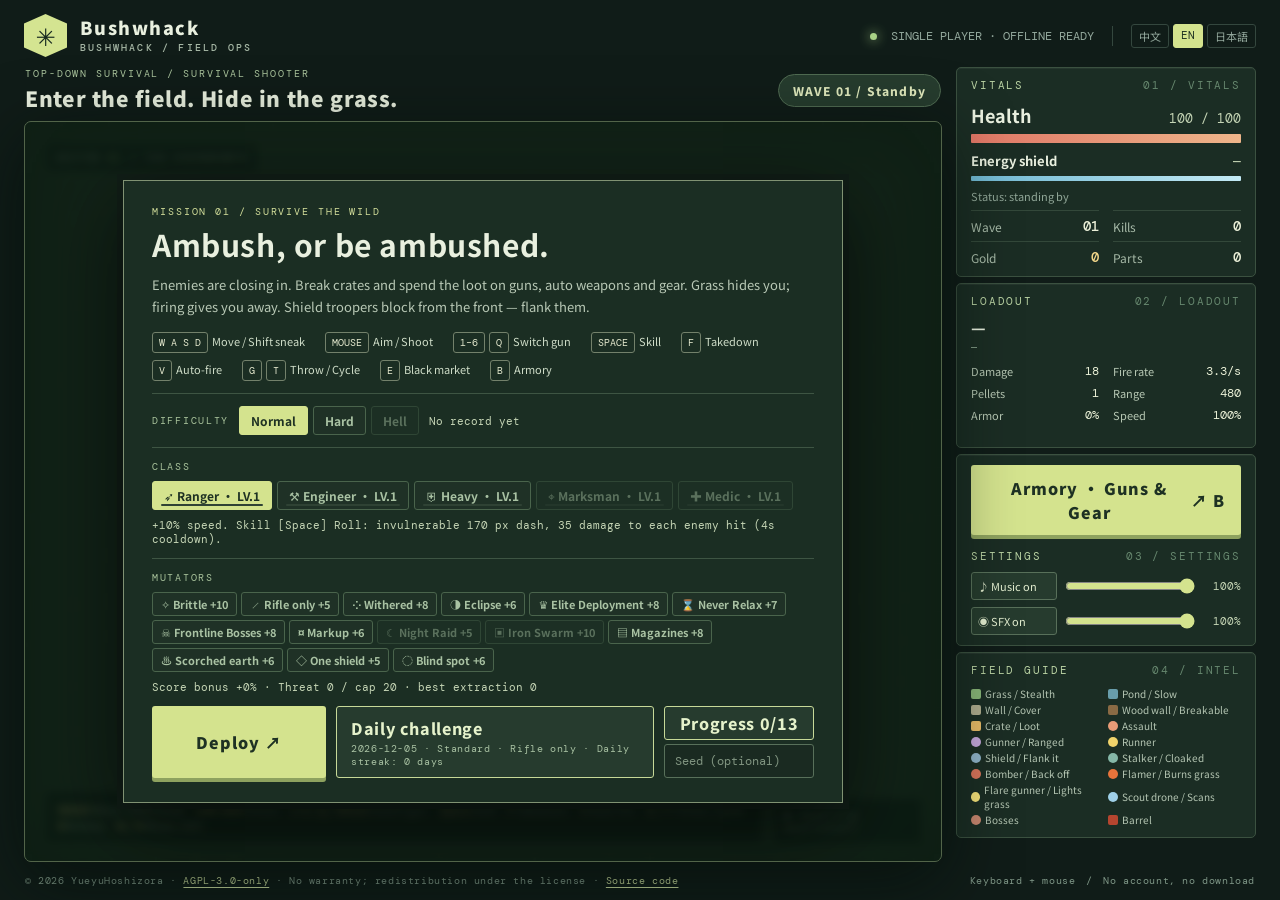
<file: index.html>
<!doctype html>
<html lang="en">
<head>
  <meta charset="utf-8">
  <meta name="viewport" content="width=device-width, initial-scale=1">
  <meta name="theme-color" content="#101c18">
  <link rel="icon" href="favicon.ico?v=5f1563b6c2" sizes="16x16 32x32 48x48">
  <link rel="icon" href="assets/favicon.svg?v=26fa8956a8" type="image/svg+xml">
  <link rel="apple-touch-icon" href="assets/apple-touch-icon.png?v=5653f38f50">
  <link rel="manifest" href="manifest.webmanifest?v=3c42c983e0">
  <title data-i18n="title">Bushwhack</title>
  <link rel="canonical" href="./">
  <link rel="alternate" hreflang="zh-Hant" href="?lang=zh-Hant">
  <link rel="alternate" hreflang="en" href="./">
  <link rel="alternate" hreflang="ja" href="?lang=ja">
  <link rel="alternate" hreflang="x-default" href="./">
  <meta name="description" content="Bushwhack is a top-down survival shooter. Take down enemies, loot supply crates, hide in the grass and upgrade your arsenal for the next wave. Plays right in your browser." data-i18n-attr="content:description">
  <meta property="og:type" content="website">
  <meta property="og:locale" content="en_US">
  <meta property="og:locale:alternate" content="zh_TW">
  <meta property="og:locale:alternate" content="ja_JP">
  <meta property="og:site_name" content="Bushwhack" data-i18n-attr="content:title">
  <meta property="og:url" content="./">
  <meta property="og:title" content="Bushwhack | Ambush, or be ambushed." data-i18n-attr="content:ogTitle">
  <meta property="og:description" content="Shoot enemies, loot crates, vanish into the grass. Free in your browser — survive wave after wave!" data-i18n-attr="content:ogDescription">
  <meta property="og:image" content="https://bushwhack.yustellar.dev/assets/og-cover.png">
  <meta property="og:image:secure_url" content="https://bushwhack.yustellar.dev/assets/og-cover.png">
  <meta property="og:image:type" content="image/png">
  <meta property="og:image:alt" content="Bushwhack cover: a top-down battlefield where the player fights enemies among grass and walls and loots crates." data-i18n-attr="content:ogImageAlt">
  <meta property="og:image:width" content="1200">
  <meta property="og:image:height" content="630">
  <meta name="twitter:card" content="summary_large_image">
  <meta name="twitter:title" content="Bushwhack | Ambush, or be ambushed." data-i18n-attr="content:ogTitle">
  <meta name="twitter:description" content="Shoot enemies, loot crates, vanish into the grass. Free in your browser — survive wave after wave!" data-i18n-attr="content:ogDescription">
  <meta name="twitter:image" content="https://bushwhack.yustellar.dev/assets/og-cover.png">
  <meta name="twitter:image:alt" content="Bushwhack cover: a top-down battlefield where the player fights enemies among grass and walls and loots crates." data-i18n-attr="content:ogImageAlt">
  <link rel="license" href="LICENSE">
  <link rel="stylesheet" href="style.css?v=7738ed7c89">
</head>
<body>
  <div class="shell">
    <header class="topbar"><div class="brand"><div class="brand-mark">✳</div><div class="brand-name"><x-i18n data-i18n="brand">Bushwhack</x-i18n><small>BUSHWHACK / FIELD OPS</small></div></div><div class="top-right"><span><i class="status-dot"></i> SINGLE PLAYER · OFFLINE READY</span><span class="divider"></span><nav class="lang-switch" aria-label="Language" data-i18n-attr="aria-label:language"><a href="?lang=zh-Hant" hreflang="zh-Hant" lang="zh-Hant" data-lang="zh-Hant">中文</a><a href="./" hreflang="en" lang="en" data-lang="en" aria-current="page">EN</a><a href="?lang=ja" hreflang="ja" lang="ja" data-lang="ja">日本語</a></nav></div></header>
    <main class="layout">
      <section class="arena-column" aria-label="Game area" data-i18n-attr="aria-label:arenaLabel"><div class="game-heading"><div><div class="eyebrow">TOP-DOWN SURVIVAL / <x-i18n data-i18n="genre">Survival shooter</x-i18n></div><h1><x-i18n data-i18n="headline">Enter the field. Hide in the grass.</x-i18n></h1></div><div class="wave-pill" id="wavePill">WAVE 01 / <x-i18n data-i18n="standby">Standby</x-i18n></div></div>
        <div class="arena-frame" id="arena"><canvas id="game" aria-label="Bushwhack game screen" data-i18n-attr="aria-label:canvasLabel"></canvas><div class="arena-tag">SECTOR <span>01</span> / THE OVERGROWTH</div><div class="toast" id="toast" role="status"></div><div class="arena-bottom"><div class="hint"><b>WASD</b> <x-i18n data-i18n="move">Move / Shift sneak</x-i18n>　<b><x-i18n data-i18n="leftClick">Left click</x-i18n></b> <x-i18n data-i18n="shoot">Shoot</x-i18n>　<b>1–6 / Q / <x-i18n data-i18n="wheel">Wheel</x-i18n></b> <x-i18n data-i18n="switchGun">Switch gun</x-i18n>　<b>Space</b> <x-i18n data-i18n="skill">Skill</x-i18n>　<b>F</b> <x-i18n data-i18n="takedown">Takedown</x-i18n>　<b>V</b> <x-i18n data-i18n="autoFire">Auto-fire</x-i18n>　<b>G / T</b> <x-i18n data-i18n="throwKey">Throw / Cycle</x-i18n>　<b>B</b> <x-i18n data-i18n="armory">Armory</x-i18n>　<b>M / N</b> <x-i18n data-i18n="music">Music</x-i18n> / <x-i18n data-i18n="sfx">SFX</x-i18n></div><div class="minimap-note" id="fieldStatus">● <x-i18n data-i18n="awaiting">Awaiting deployment</x-i18n></div></div>
          <div class="overlay" id="startOverlay"><div class="dialog start-dialog"><div class="eyebrow">MISSION 01 / SURVIVE THE WILD</div><h2><x-i18n data-i18n="startTitle">Ambush, or be ambushed.</x-i18n></h2><p><x-i18n data-i18n="startBody">Enemies are closing in. Break crates and spend the loot on guns, auto weapons and gear. Grass hides you; firing gives you away. Shield troopers block from the front — flank them.</x-i18n></p><div class="controls"><span><span class="keycap">W A S D</span><x-i18n data-i18n="move">Move / Shift sneak</x-i18n></span><span><span class="keycap">MOUSE</span><x-i18n data-i18n="aimShoot">Aim / Shoot</x-i18n></span><span><span class="keycap">1–6</span><span class="keycap">Q</span><x-i18n data-i18n="switchGun">Switch gun</x-i18n></span><span><span class="keycap">SPACE</span><x-i18n data-i18n="skill">Skill</x-i18n></span><span><span class="keycap">F</span><x-i18n data-i18n="takedown">Takedown</x-i18n></span><span><span class="keycap">V</span><x-i18n data-i18n="autoFire">Auto-fire</x-i18n></span><span><span class="keycap">G</span><span class="keycap">T</span><x-i18n data-i18n="throwKey">Throw / Cycle</x-i18n></span><span><span class="keycap">E</span><x-i18n data-i18n="blackMarket">Black market</x-i18n></span><span><span class="keycap">B</span><x-i18n data-i18n="armory">Armory</x-i18n></span></div><div class="menu-row"><span class="menu-label"><x-i18n data-i18n="difficulty">Difficulty</x-i18n></span><div class="difficulty-picker" id="difficultyPicker"></div><span class="record-line" id="recordLine"></span></div><div class="menu-row"><span class="menu-label"><x-i18n data-i18n="classLabel">Class</x-i18n></span><div class="difficulty-picker" id="classPicker"></div><button type="button" class="tab-btn skin-btn" id="skinBtn" hidden></button><span class="record-line" id="classInfo"></span></div><div class="menu-row"><span class="menu-label"><x-i18n data-i18n="mutators">Mutators</x-i18n></span><div class="difficulty-picker" id="mutatorPicker"></div><span class="record-line" id="mutatorInfo"></span></div><div class="menu-actions"><button class="primary-btn" id="startBtn"><x-i18n data-i18n="startButton">Deploy</x-i18n> ↗</button><button class="secondary-btn" id="dailyBtn"><x-i18n data-i18n="dailyButton">Daily challenge</x-i18n><small id="dailyInfo"></small></button><div class="menu-side"><button type="button" class="secondary-btn progress-btn" id="progressBtn"></button><input class="seed-input" id="seedInput" maxlength="16" autocomplete="off" spellcheck="false" placeholder="Seed (optional)" aria-label="Map seed" data-i18n-attr="placeholder:seedPlaceholder,aria-label:seedLabel"></div></div></div></div>
          <div class="overlay" id="progressOverlay" hidden><div class="dialog wide progress-dialog"><div class="dialog-head"><div><div class="eyebrow">DOSSIER / LONG-TERM OPS</div><h2 id="progressHeading"></h2></div><button class="close-btn" id="progressClose">✕　<x-i18n data-i18n="close">Close</x-i18n></button></div><h3 class="progress-title" id="weeklyHeading"></h3><div class="weekly-info" id="weeklyInfo"></div><div class="menu-pair progress-actions"><button type="button" class="secondary-btn" id="trainingBtn"></button><button type="button" class="secondary-btn" id="seedChallengeBtn"></button></div><h3 class="progress-title" id="seedHeading"></h3><div class="weekly-info" id="seedInfo"></div><h3 class="progress-title" id="chaptersHeading"></h3><div class="weekly-info" id="chaptersInfo"></div><h3 class="progress-title" id="achievementsHeading"></h3><div class="achievement-list" id="achievementList" aria-label="Achievements" data-i18n-attr="aria-label:achievements"></div><h3 class="progress-title" id="codexHeading"></h3><div class="codex-info" id="codexInfo"></div></div></div>
          <div class="overlay" id="trainingOverlay" hidden><div class="dialog training-dialog"><div class="dialog-head"><div><div class="eyebrow">TRAINING / BOSS DRILL</div><h2 id="trainingHeading"></h2></div><button class="close-btn" id="trainingClose">✕　<x-i18n data-i18n="close">Close</x-i18n></button></div><p class="record-line" id="trainingInfo"></p><div class="difficulty-picker" id="trainingPicker"></div></div></div>
          <div class="overlay" id="perkOverlay" hidden><div class="dialog wide"><div class="dialog-head"><div><div class="eyebrow">WAVE <span id="perkWave">01</span> / <span id="perkLabel"></span></div><h2 id="perkHeading"></h2></div><button class="close-btn" id="perkClose" hidden aria-label="Leave the black market" data-i18n-attr="aria-label:closeMarket">✕　<x-i18n data-i18n="close">Close</x-i18n></button></div><div class="perk-choices" id="perkChoices"></div><p class="perk-hint" id="perkHint"></p></div></div>
          <div class="overlay" id="shopOverlay" hidden><div class="dialog wide"><div class="dialog-head"><div><div class="eyebrow">ARMORY / FIELD UPGRADES</div><h2><x-i18n data-i18n="armory">Armory</x-i18n></h2></div><button class="close-btn" id="closeShop" aria-label="Close armory" data-i18n-attr="aria-label:closeArmory">✕　<x-i18n data-i18n="close">Close</x-i18n></button></div><div class="shop-balances"><span><x-i18n data-i18n="gold">Gold</x-i18n> <b id="shopGold">0</b></span><span><x-i18n data-i18n="scrap">Parts</x-i18n> <b id="shopScrap">0</b></span><span><x-i18n data-i18n="paused">Game paused</x-i18n></span></div><div class="shop-tabs" role="tablist"><button class="tab-btn" role="tab" data-shop-tab="guns"><x-i18n data-i18n="tabGuns">Guns</x-i18n></button><button class="tab-btn" role="tab" data-shop-tab="upgrade"><x-i18n data-i18n="tabUpgrades">Upgrades</x-i18n></button><button class="tab-btn" role="tab" data-shop-tab="mods"><x-i18n data-i18n="tabMods">Mods</x-i18n></button><button class="tab-btn" role="tab" data-shop-tab="auto"><x-i18n data-i18n="tabAuto">Auto weapons</x-i18n></button><button class="tab-btn" role="tab" data-shop-tab="gear"><x-i18n data-i18n="tabGear">Gear</x-i18n></button><button class="tab-btn" role="tab" data-shop-tab="throw"><x-i18n data-i18n="tabThrow">Throwables</x-i18n></button><button class="tab-btn" role="tab" data-shop-tab="builds"><x-i18n data-i18n="tabBuilds">Evolutions</x-i18n></button></div><div class="shop-grid" id="shopItems" role="tabpanel"></div></div></div>
          <div class="overlay" id="endOverlay" hidden><div class="dialog end-dialog"><div class="eyebrow">MISSION COMPLETE / <x-i18n data-i18n="missionEnd">Mission over</x-i18n></div><h2 id="endTitle"></h2><p class="end-mode" id="endMode"></p><div class="summary"><span><x-i18n data-i18n="reachedWave">Wave reached</x-i18n><b id="endWave">01</b></span><span><x-i18n data-i18n="enemiesDown">Enemies down</x-i18n><b id="endKills">0</b></span><span><x-i18n data-i18n="survived">Time survived</x-i18n><b id="endTime">0:00</b></span><span><x-i18n data-i18n="score">Score</x-i18n><b id="endScore">0</b></span></div><dl class="end-stats"><div><dt><x-i18n data-i18n="ambushKills">Ambush kills</x-i18n></dt><dd id="endAmbush">0</dd></div><div><dt><x-i18n data-i18n="takedowns">Takedowns</x-i18n></dt><dd id="endTakedowns">0</dd></div><div><dt><x-i18n data-i18n="damageTaken">Damage taken</x-i18n></dt><dd id="endTaken">0</dd></div><div><dt><x-i18n data-i18n="bossesDown">Bosses down</x-i18n></dt><dd id="endBosses">0</dd></div><div><dt><x-i18n data-i18n="challengesDone">Challenges</x-i18n></dt><dd id="endChallenges">0</dd></div><div><dt><x-i18n data-i18n="goldEarned">Gold earned</x-i18n></dt><dd id="endGold">0</dd></div><div><dt><x-i18n data-i18n="perksTaken">Perks</x-i18n></dt><dd id="endPerks">—</dd></div><div class="full"><dt><x-i18n data-i18n="damageDealt">Damage by weapon</x-i18n></dt><dd id="endDamage">—</dd></div></dl><p class="end-analysis" id="endAnalysis"></p><p class="end-unlock" id="endAchievements" hidden></p><section class="end-goals"><h3 id="endGoalsHeading"></h3><div class="goals" id="endGoals"></div><p class="end-xp" id="endXp"></p></section><div class="menu-actions"><button class="primary-btn" id="restartBtn"><x-i18n data-i18n="restartButton">Deploy again</x-i18n> ↗</button><button class="secondary-btn" id="menuBtn"><x-i18n data-i18n="menuButton">Main menu</x-i18n></button><button class="secondary-btn" id="shareBtn" hidden></button><button class="secondary-btn" id="cardBtn" hidden></button></div></div></div>
        </div>
      </section>
      <aside class="sidebar"><section class="panel"><h2 class="section-title"><x-i18n data-i18n="vitals">Vitals</x-i18n> <span class="index">01 / VITALS</span></h2><div class="health-line"><strong><x-i18n data-i18n="hp">Health</x-i18n></strong><span id="hpText">100 / 100</span></div><div class="meter"><div id="hpFill"></div></div><div class="health-line shield-line"><strong><x-i18n data-i18n="energyShield">Energy shield</x-i18n></strong><span id="shieldText">—</span></div><div class="meter shield"><div id="shieldFill"></div></div><p class="health-caption" id="stealthText"><x-i18n data-i18n="statusStandby">Status: standing by</x-i18n></p><div class="hud-grid"><div class="hud-row"><span><x-i18n data-i18n="wave">Wave</x-i18n></span><strong id="waveText">01</strong></div><div class="hud-row"><span><x-i18n data-i18n="kills">Kills</x-i18n></span><strong id="killsText">0</strong></div><div class="hud-row"><span><x-i18n data-i18n="gold">Gold</x-i18n></span><strong class="gold" id="goldText">0</strong></div><div class="hud-row"><span><x-i18n data-i18n="scrap">Parts</x-i18n></span><strong id="scrapText">0</strong></div></div></section>
      <section class="panel"><h2 class="section-title"><x-i18n data-i18n="loadout">Loadout</x-i18n> <span class="index">02 / LOADOUT</span></h2><div class="weapon-name" id="weaponName">—</div><div class="weapon-sub" id="weaponTier">—</div><div class="stat-list"><div class="stat"><span><x-i18n data-i18n="damage">Damage</x-i18n></span><b id="damageStat">18</b></div><div class="stat"><span><x-i18n data-i18n="fireRate">Fire rate</x-i18n></span><b id="rateStat">3.3/s</b></div><div class="stat"><span><x-i18n data-i18n="pellets">Pellets</x-i18n></span><b id="spreadStat">1</b></div><div class="stat"><span><x-i18n data-i18n="range">Range</x-i18n></span><b id="rangeStat">480</b></div><div class="stat"><span><x-i18n data-i18n="armor">Armor</x-i18n></span><b id="armorStat">0%</b></div><div class="stat"><span><x-i18n data-i18n="speed">Speed</x-i18n></span><b id="speedStat">100%</b></div></div><p class="auto-list" id="autoList"></p><p class="auto-list" id="perkList"></p></section>
      <section class="panel"><button class="shop-btn" id="shopBtn"><x-i18n data-i18n="armoryButton">Armory · Guns &amp; Gear</x-i18n> <span>↗ B</span></button><h2 class="section-title settings-title"><x-i18n data-i18n="settings">Settings</x-i18n> <span class="index">03 / SETTINGS</span></h2><div class="setting"><button class="toggle-btn" id="musicBtn" aria-pressed="true"><x-i18n data-i18n="music">Music</x-i18n></button><input type="range" id="musicVolume" min="0" max="100" step="5" value="100" aria-label="Music volume" data-i18n-attr="aria-label:musicVolume"><output id="musicVolumeText">100%</output></div><div class="setting"><button class="toggle-btn" id="sfxBtn" aria-pressed="true"><x-i18n data-i18n="sfx">SFX</x-i18n></button><input type="range" id="sfxVolume" min="0" max="100" step="5" value="100" aria-label="SFX volume" data-i18n-attr="aria-label:sfxVolume"><output id="sfxVolumeText">100%</output></div></section>
      <section class="panel intel"><h2 class="section-title"><x-i18n data-i18n="intel">Field guide</x-i18n> <span class="index">04 / INTEL</span></h2><div class="legend"><span><i class="swatch" style="background:#88b578"></i><x-i18n data-i18n="legendBush">Grass / Stealth</x-i18n></span><span><i class="swatch" style="background:#689dab"></i><x-i18n data-i18n="legendPond">Pond / Slow</x-i18n></span><span><i class="swatch" style="background:#afac8e"></i><x-i18n data-i18n="legendWall">Wall / Cover</x-i18n></span><span><i class="swatch" style="background:#8a6a44"></i><x-i18n data-i18n="legendWood">Wood wall / Breakable</x-i18n></span><span><i class="swatch" style="background:#e7bb68"></i><x-i18n data-i18n="legendChest">Crate / Loot</x-i18n></span><span><i class="swatch round" style="background:#e99c77"></i><x-i18n data-i18n="legendMelee">Assault</x-i18n></span><span><i class="swatch round" style="background:#c4a7db"></i><x-i18n data-i18n="legendRanged">Gunner / Ranged</x-i18n></span><span><i class="swatch round" style="background:#f0d36b"></i><x-i18n data-i18n="legendRunner">Runner</x-i18n></span><span><i class="swatch round" style="background:#8fb3c9"></i><x-i18n data-i18n="legendShield">Shield / Flank it</x-i18n></span><span><i class="swatch round" style="background:#86b8a8"></i><x-i18n data-i18n="legendStalker">Stalker / Cloaked</x-i18n></span><span><i class="swatch round" style="background:#d9745b"></i><x-i18n data-i18n="legendBomber">Bomber / Back off</x-i18n></span><span><i class="swatch round" style="background:#e8743b"></i><x-i18n data-i18n="legendFlamer">Flamer / Burns grass</x-i18n></span><span><i class="swatch round" style="background:#f5e27a"></i><x-i18n data-i18n="legendFlare">Flare gunner / Lights grass</x-i18n></span><span><i class="swatch round" style="background:#9fd0e8"></i><x-i18n data-i18n="legendScout">Scout drone / Scans</x-i18n></span><span><i class="swatch round" style="background:#c7866f"></i><x-i18n data-i18n="legendBoss">Bosses</x-i18n></span><span><i class="swatch" style="background:#b5452f"></i><x-i18n data-i18n="legendBarrel">Barrel</x-i18n></span></div></section></aside>
    </main><footer class="footer"><span>© 2026 YueyuHoshizora · <a href="LICENSE">AGPL-3.0-only</a> · <x-i18n data-i18n="warranty">No warranty; redistribution under the license</x-i18n> · <a href="https://github.com/YueyuHoshizora/bushwhack"><x-i18n data-i18n="source">Source code</x-i18n></a></span><span><x-i18n data-i18n="footerNote">Keyboard + mouse　/　No account, no download</x-i18n></span></footer>
  </div>
  <script src="i18n.js?v=98ad428b4c"></script>
  <script src="game.js?v=8640136c6e"></script>
  <script>
    if ('serviceWorker' in navigator) {
      window.addEventListener('load', () => {
        navigator.serviceWorker.register('./sw.js', { updateViaCache: 'none' })
          .catch(error => console.warn('Offline installation unavailable:', error));
      });
    }
  </script>
</body>
</html>
</file>
<file: style.css>
@import url('https://fonts.googleapis.com/css2?family=DM+Mono:wght@400;500&family=Noto+Sans+TC:wght@400;500;600;700;800;900&display=swap');
:root{font-family:'Noto Sans TC',system-ui,sans-serif;color:#e9f0df;background:#101c18;font-synthesis:none}*{box-sizing:border-box}body{margin:0;min-height:100vh}button{font:inherit;cursor:pointer}button:focus-visible{outline:2px solid #e5c66e;outline-offset:3px}.shell{max-width:1640px;margin:auto;height:100vh;height:100dvh;padding:14px 24px 10px;display:flex;flex-direction:column;gap:10px;overflow:hidden}.topbar,.top-left,.top-right,.brand,.game-heading,.footer,.hud-row,.section-title,.upgrade-title,.shop-heading{display:flex;align-items:center;justify-content:space-between}.topbar{gap:24px}.brand{justify-content:flex-start;gap:13px}.brand-mark{width:43px;height:43px;background:#d4e491;color:#182a20;display:grid;place-items:center;font-size:24px;clip-path:polygon(50% 0,100% 22%,100% 78%,50% 100%,0 78%,0 22%)}.brand-name{font-size:18px;font-weight:900;letter-spacing:.08em;line-height:1.1}.brand-name small{display:block;color:#a6b7a5;font-family:'DM Mono',monospace;font-size:10px;font-weight:500;letter-spacing:.22em;margin-top:5px}.top-right{justify-content:flex-end;gap:18px;color:#94a99d;font:12px 'DM Mono',monospace}.status-dot{display:inline-block;width:7px;height:7px;background:#a9d186;border-radius:50%;margin-right:7px;box-shadow:0 0 12px #a9d186}.top-right .divider{width:1px;height:20px;background:#34473e}.layout{display:grid;grid-template-columns:minmax(0,1fr) 300px;gap:14px;flex:1;min-height:0}.arena-column{min-width:0;min-height:0;display:flex;flex-direction:column;gap:8px}.game-heading{padding:0 1px}.eyebrow{font:10px 'DM Mono',monospace;letter-spacing:.19em;color:#a9c39c;text-transform:uppercase}.game-heading h1{font-size:21px;letter-spacing:.03em;margin:3px 0 0;font-weight:900}.wave-pill{border:1px solid #506b52;border-radius:30px;background:#263c2e;padding:7px 14px;color:#e1eabd;font-size:12px;font-weight:800;letter-spacing:.1em}.arena-frame{position:relative;min-height:0;flex:1;overflow:hidden;background:#304834;border:1px solid #526449;box-shadow:0 18px 70px #030c08a0,inset 0 0 0 5px #17251c;border-radius:7px}.arena-frame:after{content:'';pointer-events:none;position:absolute;inset:0;box-shadow:inset 0 0 80px #07140a80}canvas{width:100%;height:100%;display:block;cursor:crosshair}.arena-tag{position:absolute;z-index:2;left:20px;top:20px;background:#15241fc9;border:1px solid #8ea28270;border-radius:3px;padding:8px 10px;color:#d6e5cd;font:10px 'DM Mono',monospace;letter-spacing:.14em;pointer-events:none}.arena-tag span{color:#c8df8d}.arena-bottom{position:absolute;z-index:2;bottom:18px;left:20px;right:20px;display:flex;align-items:flex-end;justify-content:space-between;pointer-events:none}.hint{background:#11211bd6;border:1px solid #7183676b;padding:9px 12px;font-size:11px;color:#d7e2c6}.hint b{color:#f3d780}.minimap-note{font:10px 'DM Mono',monospace;letter-spacing:.14em;color:#d9e2ca;background:#11211bd6;padding:9px}.sidebar{display:flex;flex-direction:column;gap:6px;min-height:0;overflow:auto}.panel{background:#1b2d24;border:1px solid #3b5140;border-radius:5px;padding:10px 14px;box-shadow:inset 0 1px #ffffff0c}.section-title{margin:0 0 10px;font:11px 'DM Mono',monospace;letter-spacing:.17em;color:#b8d1a2;text-transform:uppercase}.section-title .index{color:#66876e}.health-line{display:flex;justify-content:space-between;align-items:baseline;margin-bottom:6px}.health-line strong{font-size:18px}.shield-line{margin-top:8px}.shield-line strong{font-size:13px}.meter.shield{height:5px}.meter.shield>div{background:linear-gradient(90deg,#6fb7d1,#c3eaf5)}.health-line span{font:13px 'DM Mono',monospace;color:#c5d5b5}.meter{height:9px;background:#0c1a14;border-radius:1px;overflow:hidden}.meter>div{height:100%;width:100%;background:linear-gradient(90deg,#e07766,#eeb58a);transition:width .18s}.health-caption{white-space:nowrap;overflow:hidden;text-overflow:ellipsis;margin:7px 0 6px;font-size:11px;color:#91a798}.hud-grid{display:grid;grid-template-columns:1fr 1fr;column-gap:14px}.hud-row{border-top:1px solid #33483a;padding:6px 0;color:#a7baa8;font-size:12px}.hud-row:nth-last-child(-n+2){padding-bottom:0}.hud-row strong{color:#ebefd8;font:600 14px 'DM Mono',monospace}.hud-row .gold{color:#f3d78a}.weapon-name{font-size:16px;font-weight:800;margin:-3px 0 2px}.weapon-sub{font:10px 'DM Mono',monospace;color:#94ae98;letter-spacing:.1em}.stat-list{margin:9px 0 0;display:grid;grid-template-columns:1fr 1fr;gap:6px 14px}.stat{display:flex;align-items:center;justify-content:space-between;font-size:11px;color:#b7c8b4}.stat b{font:12px 'DM Mono',monospace;color:#eaf0d7}.shop-btn,.primary-btn{border:0;background:#d4e38e;color:#1e3123;font-weight:900;letter-spacing:.06em;padding:14px 18px;border-radius:3px;box-shadow:0 4px 0 #8ea25f;transition:transform .12s,background .12s}.shop-btn:hover,.primary-btn:hover{background:#e8f3ab;transform:translateY(-2px)}.shop-btn{width:100%;display:flex;justify-content:space-between;align-items:center;padding:11px 16px}.settings-title{margin:14px 0 9px}@media(min-width:1001px) and (max-height:780px){.intel{display:none}}.legend{display:grid;grid-template-columns:1fr 1fr;gap:3px 6px;line-height:14px;color:#b5c6b3;font-size:11px}.legend span{display:flex;align-items:center;gap:8px}.swatch{width:10px;height:10px;border-radius:2px;display:inline-block}.swatch.round{border-radius:50%}.setting{display:grid;grid-template-columns:86px 1fr 38px;align-items:center;gap:8px}.setting+.setting{margin-top:7px}.toggle-btn{border:1px solid #58705a;background:#263b2e;color:#e2edcf;border-radius:3px;padding:5px 6px;font-size:11px;text-align:left}.toggle-btn[aria-pressed=false]{color:#819581;border-color:#3f5243;background:#1a2a21}.setting input{width:100%;accent-color:#d4e38e;margin:0}.setting input:disabled{opacity:.4}.setting output{font:11px 'DM Mono',monospace;color:#c5d5b5;text-align:right}.footer{gap:16px;color:#7f9787;font:10px 'DM Mono',monospace;letter-spacing:.06em;padding:0 1px}.footer span:last-child{text-align:right}.overlay{position:absolute;inset:0;z-index:4;display:grid;place-items:center;background:#091910c9;backdrop-filter:blur(5px);padding:20px}.overlay[hidden]{display:none}.dialog{background:#1b2e23;border:1px solid #809273;box-shadow:0 22px 80px #0009,0 0 0 6px #111e17;width:min(100%,530px);max-height:calc(100% - 12px);overflow:auto;padding:28px}.dialog.wide{width:min(100%,900px);padding:20px 24px}.dialog.wide h2{font-size:26px;margin:4px 0 0}.shop-tabs{display:flex;gap:6px;margin-bottom:10px}.tab-btn{border:1px solid #4a644c;background:#1f3126;color:#a9c2a3;border-radius:3px;padding:7px 14px;font-size:12px;font-weight:700}.tab-btn:hover{color:#e5f2cb}.tab-btn[aria-selected=true]{background:#d4e38e;border-color:#d4e38e;color:#1e3123}.shop-grid{display:grid;grid-template-columns:1fr 1fr;gap:6px;align-content:start;min-height:222px}.auto-list{white-space:nowrap;overflow:hidden;text-overflow:ellipsis;margin:7px 0 0;font-size:11px;color:#a9c2a3;line-height:1.5}.lang-switch{display:flex;gap:4px}.lang-switch a{color:#94a99d;text-decoration:none;border:1px solid #34473e;border-radius:3px;padding:3px 7px;font:11px 'DM Mono','Noto Sans TC',monospace}.lang-switch a:hover{color:#e2edcf}.lang-switch a[aria-current=page]{color:#1e3123;background:#d4e38e;border-color:#d4e38e}.dialog .eyebrow{color:#d2dd9a}.dialog h2{font-size:36px;margin:10px 0 12px;line-height:1.25;letter-spacing:.02em}.dialog p{font-size:13px;line-height:1.9;color:#b9c9b6;margin:0 0 22px}.dialog .primary-btn{min-width:174px}.keycap{border:1px solid #73816b;color:#e6eacf;padding:3px 6px;border-radius:3px;font:10px 'DM Mono',monospace;margin-right:4px}.controls{display:flex;flex-wrap:wrap;gap:12px 20px;margin:0 0 26px;color:#cfddc8;font-size:11px}.dialog-head{display:flex;justify-content:space-between;align-items:start;gap:10px}.close-btn{border:1px solid #58705a;background:#263b2e;color:#e2edcf;border-radius:2px;padding:7px 12px}.shop-balances{display:flex;gap:16px;color:#d9e9c2;font:12px 'DM Mono',monospace;border-top:1px solid #3e5543;border-bottom:1px solid #3e5543;padding:8px 0;margin:10px 0 12px}.shop-balances b{color:#f1d582}.upgrade-list{display:grid;gap:6px}.upgrade{border:1px solid #4a644c;background:#263b2e;padding:8px 10px;display:flex;gap:12px;align-items:center;justify-content:space-between}.upgrade-title{justify-content:flex-start;gap:9px;font-weight:800;font-size:13px}.upgrade-icon{display:grid;place-items:center;width:28px;height:28px;background:#3b5840;color:#d6e89c;border-radius:3px}.upgrade small{font:10px 'DM Mono',monospace;color:#a9c2a3}.upgrade p{font-size:11px;line-height:1.45;margin:3px 0 0}.buy-btn{min-width:96px;flex:none;border:1px solid #c7d998;color:#e5f2cb;background:#37523b;border-radius:3px;padding:9px 8px;font:11px 'DM Mono',monospace}.buy-btn:hover:not(:disabled){background:#55784f}.buy-btn:disabled{color:#819581;border-color:#536653;background:#26362b;cursor:not-allowed}.toast{position:absolute;z-index:3;top:69px;left:50%;transform:translateX(-50%);pointer-events:none;background:#e1e9bd;color:#193021;padding:9px 17px;font-size:12px;font-weight:800;white-space:nowrap;opacity:0;transition:opacity .2s}.toast.show{opacity:1}.summary{border-top:1px solid #50674d;border-bottom:1px solid #50674d;padding:15px 0;margin:5px 0 22px;display:flex;gap:30px;color:#bacdb0;font:12px 'DM Mono',monospace}.summary b{display:block;color:#f1df9a;font-size:22px;margin-top:4px}@media(max-width:1000px){.shell{padding:16px;height:auto;min-height:100vh;overflow:visible}.shop-grid{grid-template-columns:1fr}.sidebar{overflow:visible}.layout{grid-template-columns:1fr}.arena-frame{height:65vh;min-height:440px;flex:none}.layout{display:flex;flex-direction:column}.sidebar{display:grid;grid-template-columns:repeat(2,minmax(0,1fr))}.footer{margin-top:8px}}@media(max-width:640px){.shell{padding:10px;gap:12px}.top-right,.footer span:last-child{display:none}.game-heading h1{font-size:20px}.wave-pill{font-size:10px;padding:8px}.arena-frame{height:54vh;min-height:360px}.sidebar{grid-template-columns:1fr 1fr}.panel{padding:13px}.sidebar .panel:nth-child(3){grid-column:span 2}.dialog{padding:20px}.dialog h2{font-size:27px}.hint{font-size:9px}.minimap-note{display:none}}
.footer a{color:#c4d69a;text-underline-offset:3px}.footer{flex-wrap:wrap;line-height:1.8}
.start-dialog,.end-dialog{width:min(100%,600px);padding:24px 28px}.start-dialog h2,.end-dialog h2{font-size:30px;margin:8px 0 10px}.start-dialog p{margin-bottom:14px;line-height:1.75}.start-dialog .controls{margin-bottom:16px}
.menu-row{display:flex;flex-wrap:wrap;align-items:center;gap:8px 10px;border-top:1px solid #3e5543;padding-top:12px;margin-bottom:12px}.menu-label{font:10px 'DM Mono',monospace;letter-spacing:.17em;color:#a9c39c;text-transform:uppercase}.difficulty-picker{display:flex;gap:5px}.difficulty-picker .tab-btn{padding:5px 11px}.tab-btn[aria-pressed=true]{background:#d4e38e;border-color:#d4e38e;color:#1e3123}.tab-btn:disabled{opacity:.45;cursor:not-allowed}.record-line{font:11px 'DM Mono','Noto Sans TC',monospace;color:#c5d5b5}
.menu-actions{display:flex;flex-wrap:wrap;gap:10px;align-items:stretch}.secondary-btn{border:1px solid #c7d998;background:#263b2e;color:#e5f2cb;border-radius:3px;padding:8px 14px;font-weight:800;letter-spacing:.04em;text-align:left}.secondary-btn:hover{background:#37523b}.secondary-btn small{display:block;font:10px 'DM Mono','Noto Sans TC',monospace;color:#a9c2a3;font-weight:400;margin-top:2px}
.achievement-list{display:flex;flex-wrap:wrap;gap:6px;margin-top:12px}.achievement{border:1px solid #c7d998;color:#e5f2cb;border-radius:20px;padding:3px 10px;font-size:11px;cursor:help}.achievement.locked{border-color:#3f5243;color:#728a74}
.perk-choices{display:grid;grid-template-columns:repeat(3,1fr);gap:10px;margin:14px 0 10px}.perk-card{position:relative;display:flex;flex-direction:column;align-items:flex-start;gap:6px;text-align:left;border:1px solid #4a644c;background:#263b2e;color:#e5f2cb;border-radius:4px;padding:14px;transition:transform .12s,border-color .12s}.perk-card:hover{border-color:#d4e38e;transform:translateY(-2px)}.perk-card .keycap{position:absolute;top:10px;right:8px}.perk-icon{display:grid;place-items:center;width:34px;height:34px;background:#3b5840;color:#d6e89c;border-radius:3px;font-size:18px}.perk-card b{font-size:15px}.perk-card small{font:10px 'DM Mono','Noto Sans TC',monospace;color:#a9c2a3}.perk-card span:last-child{font-size:12px;line-height:1.5;color:#b9c9b6}.dialog .perk-hint{margin:0;font-size:11px}
.dialog .end-mode{margin:-4px 0 10px;font:11px 'DM Mono','Noto Sans TC',monospace;color:#a9c2a3}.end-dialog .summary{margin-bottom:10px;gap:22px}.summary em{font:700 9px 'DM Mono',monospace;color:#1e3123;background:#f1df9a;padding:1px 4px;margin-left:4px;vertical-align:middle;font-style:normal}
.end-stats{display:grid;grid-template-columns:repeat(4,auto);gap:6px 18px;margin:0 0 10px;font-size:11px;color:#a9c2a3}.end-stats div{min-width:0}.end-stats .full{grid-column:1/-1}.end-stats dt{font:10px 'DM Mono','Noto Sans TC',monospace}.end-stats dd{margin:2px 0 0;color:#ebefd8;font:600 13px 'DM Mono','Noto Sans TC',monospace}.end-stats .full dd{font-size:11px;font-weight:400;line-height:1.5}.dialog .end-unlock{margin:0 0 10px;color:#f1df9a;font-weight:700}
.perk-card.rarity-rare{border-color:#6fa6bf}.perk-card.rarity-legendary{border-color:#e3b466;box-shadow:0 0 12px #e3b46633}.perk-card.rarity-evolved{border-color:#b58ad6;box-shadow:0 0 12px #b58ad633}.perk-card.rarity-cursed{border-color:#e0634e;background:#35282a}
@media(min-width:1001px) and (max-height:780px){.start-dialog{padding:12px 22px}.start-dialog h2{font-size:24px;margin:2px 0 4px}.start-dialog p{margin-bottom:8px;line-height:1.5}.start-dialog .controls{display:none}.start-dialog .menu-row{padding-top:6px;margin-bottom:6px}.start-dialog .achievement-list{margin-top:8px}}
.difficulty-picker{flex-wrap:wrap}.skin-btn{padding:2px 9px;font-size:11px}.seed-input{width:150px;border:1px solid #58705a;background:#1a2a21;color:#e5f2cb;border-radius:3px;padding:8px 10px;font:12px 'DM Mono','Noto Sans TC',monospace;letter-spacing:.08em;text-transform:uppercase}.seed-input::placeholder{text-transform:none;letter-spacing:0;color:#819581}.seed-input:focus{outline:2px solid #e5c66e;outline-offset:1px}.perk-card:disabled{opacity:.45;cursor:not-allowed}.perk-card:disabled:hover{transform:none;border-color:#4a644c}
.start-dialog{width:min(100%,720px)}
.seed-input{align-self:center}#dailyBtn{flex:1 1 280px;min-width:0}.menu-side{display:flex;flex-direction:column;gap:4px}.menu-side .secondary-btn{padding:4px 12px;text-align:center}.menu-side .seed-input{align-self:stretch}
.weekly-info{display:flex;flex-wrap:wrap;align-items:center;gap:6px 8px;font-size:12px;color:#afc2a6}.weekly-info strong{font:10px 'DM Mono','Noto Sans TC',monospace;color:#d4e38e}.contract{border:1px solid #425b46;border-radius:12px;padding:2px 7px}.contract.done{color:#d4e38e;border-color:#91aa62}#classPicker button{position:relative}.mastery-track{position:absolute;left:8px;right:8px;bottom:3px;height:2px;background:#2f4234;border-radius:1px;overflow:hidden}.mastery-track i{display:block;height:100%;background:#d4e38e}.progress-title{margin:12px 0 6px;font:11px 'DM Mono','Noto Sans TC',monospace;letter-spacing:.08em;color:#d4e38e}.progress-dialog .achievement-list{margin-top:0}.codex-info{display:flex;flex-wrap:wrap;gap:4px;font-size:11px}.codex-entry{padding:1px 5px;border:1px solid #354b3b;border-radius:8px;color:#788a77}.codex-entry.seen{color:#d4e3c1;border-color:#58705a}.end-goals{display:grid;grid-template-columns:auto 1fr;align-items:baseline;column-gap:12px;border-top:1px solid #3e5543;padding-top:6px;margin:0 0 5px}.end-goals .goals{grid-column:1/-1;grid-row:2}.end-goals h3{margin:0 0 5px;font-size:11px;color:#d4e38e}.goals{display:grid;grid-template-columns:repeat(3,minmax(0,1fr));gap:12px}.goal{position:relative;display:flex;justify-content:space-between;gap:6px;padding-bottom:5px;font-size:10px;color:#c2cfbb;min-width:0}.goal span:first-child{overflow:hidden;text-overflow:ellipsis;white-space:nowrap}.goal span:nth-child(2){font:10px 'DM Mono',monospace;color:#9db09a}.goal i{position:absolute;bottom:0;left:0;height:2px;background:#d4e38e;max-width:100%}.end-goals .end-xp{grid-row:1;grid-column:2;margin:0;text-align:right;color:#f1df9a;font-size:11px}
.arena-bottom{gap:12px}.arena-bottom .hint,.arena-bottom .minimap-note{min-width:0}
.perk-choices{grid-template-columns:none;grid-auto-flow:column;grid-auto-columns:minmax(0,1fr)}.menu-pair{display:flex;gap:4px}.menu-pair .secondary-btn{flex:1 1 0;min-width:0;padding:4px 8px;text-align:center;font-size:12px}.end-analysis{margin:0 0 8px;font-size:11px;line-height:1.5;color:#c2cfbb}.end-analysis span{display:block}.end-analysis span:nth-child(2){color:#f1df9a}.training-dialog{width:min(100%,520px);padding:20px 24px}.training-dialog .record-line{display:block;margin:6px 0 12px}
#mutatorPicker{gap:4px}#mutatorPicker .tab-btn{padding:3px 8px;font-size:11px}
.progress-actions{margin-top:10px;max-width:460px}.progress-actions .secondary-btn{padding:6px 10px}
.end-dialog{width:min(100%,760px)}.end-analysis{font-size:10.5px;line-height:1.45}
@media(min-width:1001px) and (max-height:780px){.end-dialog{padding:16px 24px}.end-dialog h2{font-size:24px;margin:4px 0 6px}.end-dialog .summary{margin-bottom:6px}.end-stats{margin-bottom:6px;gap:4px 18px}}
.end-dialog .end-stats{grid-template-columns:repeat(7,auto);gap:4px 14px}.dialog .end-analysis{margin:0 0 8px}
@media(min-width:1001px) and (max-height:780px){.end-dialog .summary{padding:8px 0}.end-dialog .summary b{font-size:18px;margin-top:2px}}
#operationMap:not([hidden]){display:grid;grid-template-columns:repeat(5,minmax(0,1fr));gap:12px;margin:10px 0}#operationMap .operation-column{position:relative;display:flex;flex-direction:column;gap:4px;font-size:10px;min-width:0}#operationMap .operation-column:not(:last-child)::after{content:'›';position:absolute;right:-10px;top:40%;color:#9ab080}#operationMap strong{font-size:10px;color:#a9c2a3}#operationMap span{padding:4px;border:1px solid #425b46;border-radius:3px;color:#9bac95;overflow:hidden;text-overflow:ellipsis;white-space:nowrap}#operationMap .available{border-color:#d4e38e;color:#e5f2cb}#operationMap .selected{background:#d4e38e;color:#1e3123}
.shop-grid .build-rule{grid-column:1/-1;margin:0;font-size:11px;line-height:1.4;color:#d4e38e}.evolution-recipe{display:block;padding:6px 8px}.evolution-recipe p{font-size:10px;line-height:1.4}.perk-actions{margin:8px 0}.perk-actions .secondary-btn{font-size:11px}
.legend{font-size:10px;gap:2px 4px}.legend span{gap:4px}
</file>
